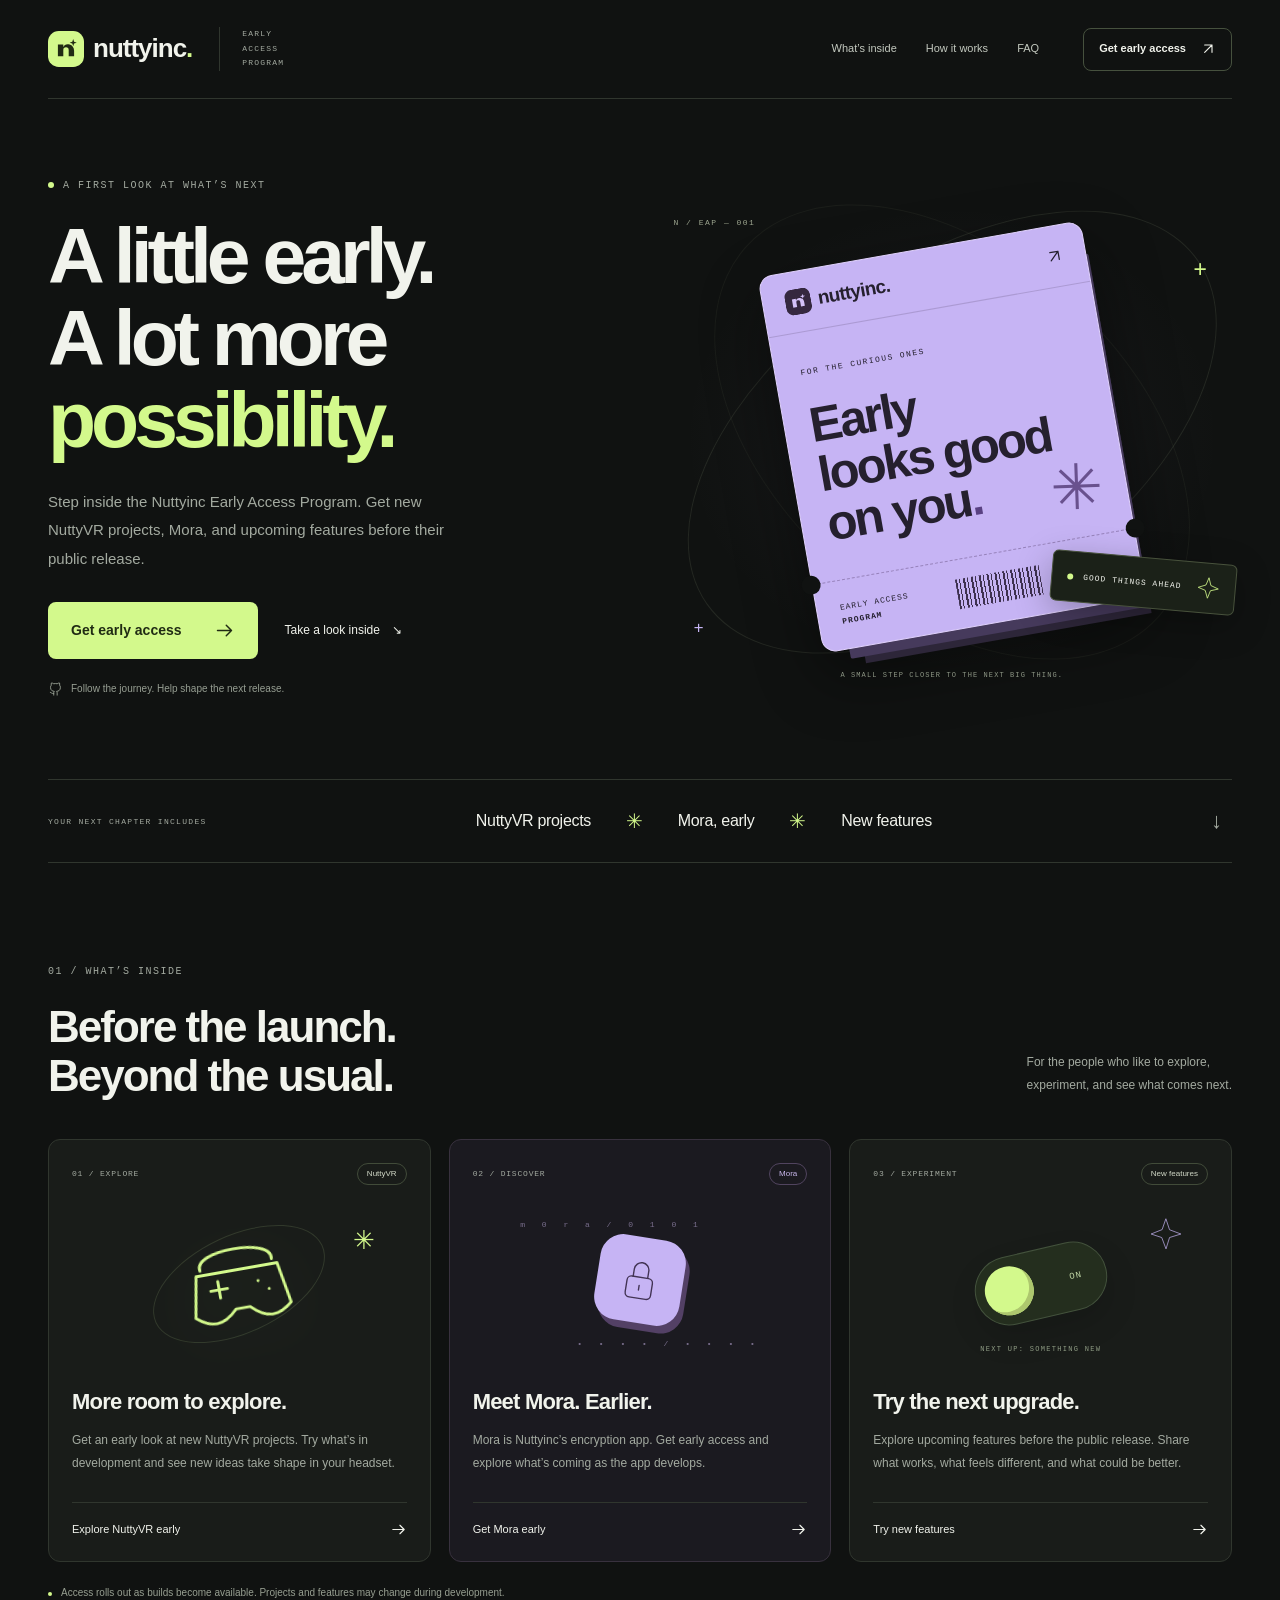
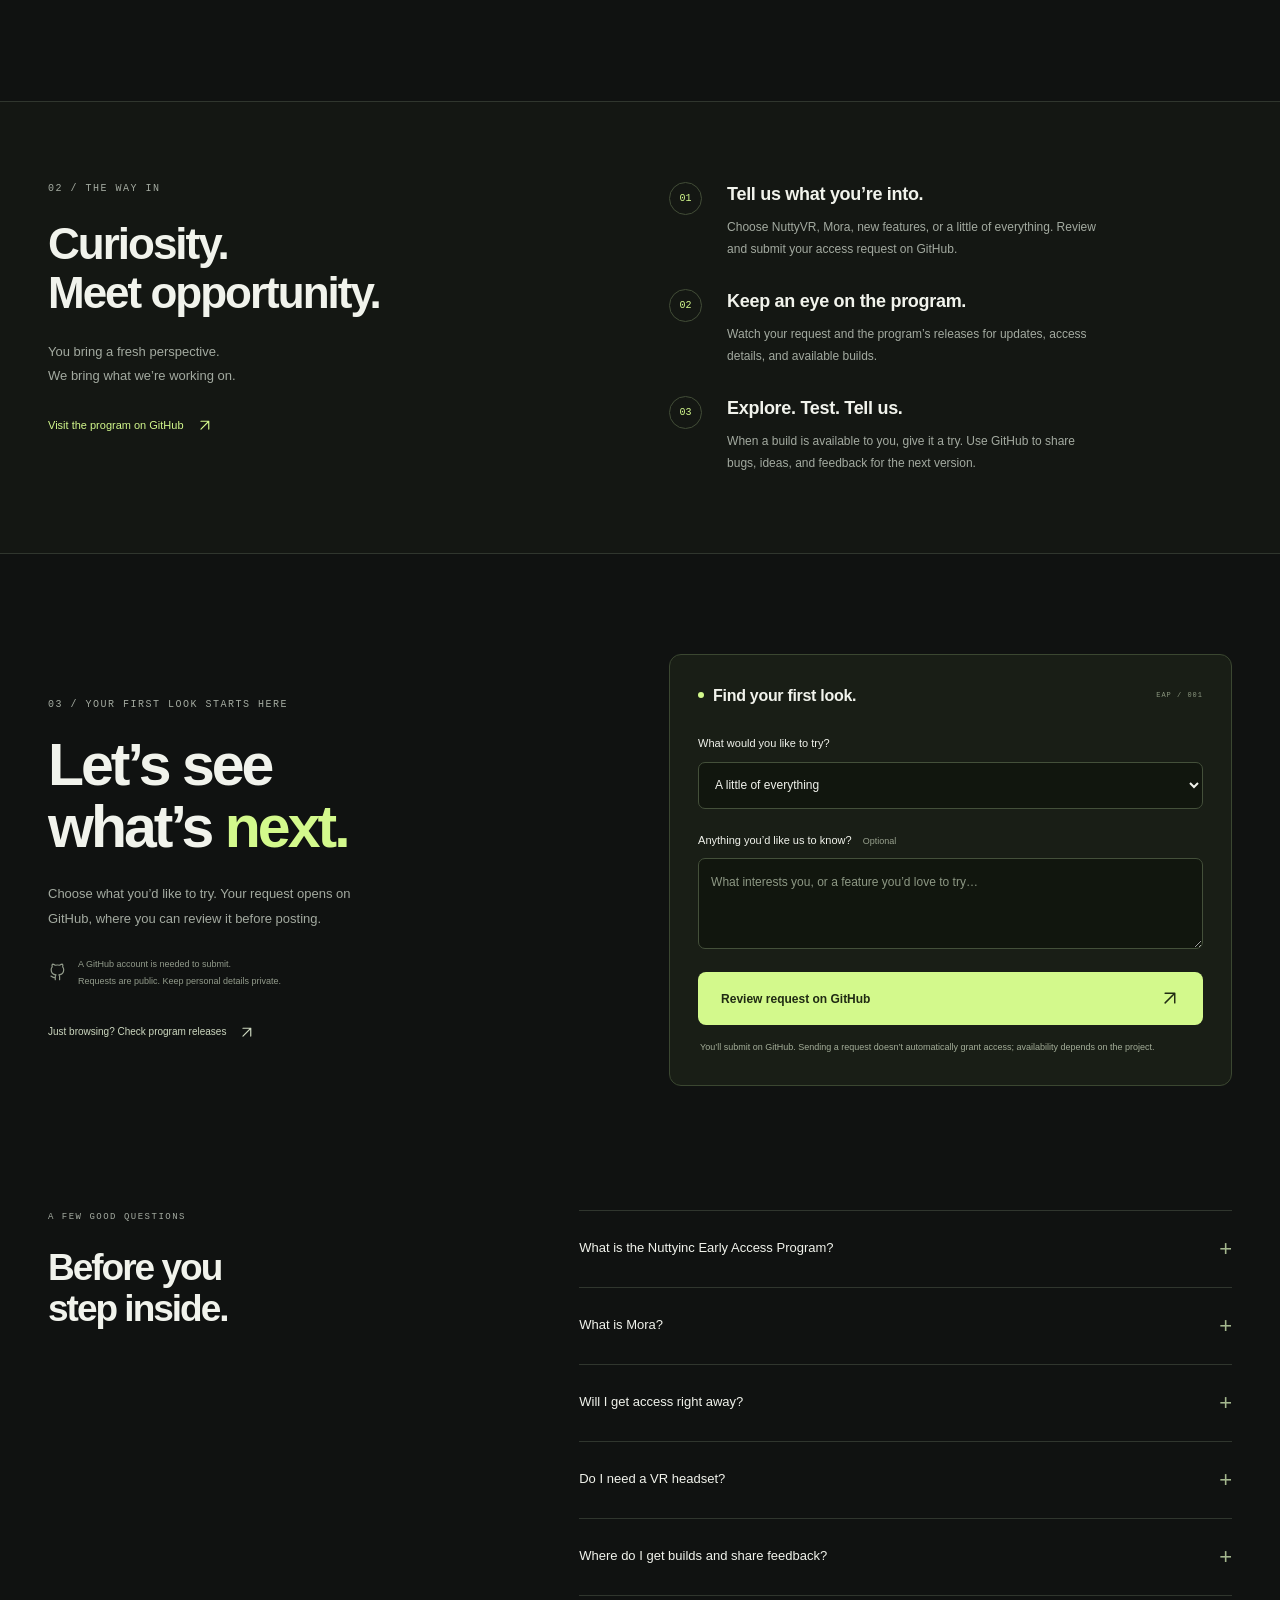
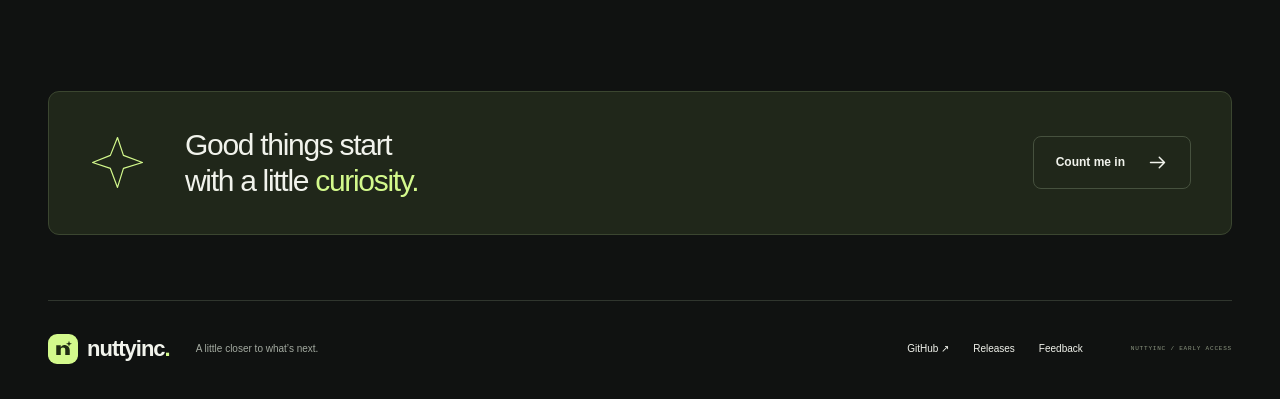
<file: index.html>
<!doctype html>
<html lang="en">
<head>
  <meta charset="utf-8">
  <meta name="viewport" content="width=device-width, initial-scale=1">
  <meta name="theme-color" content="#101211">
  <title>Nuttyinc Early Access Program</title>
  <meta name="description" content="Your first look at what’s next from Nuttyinc. Explore early NuttyVR projects, get Mora early, and try new features before their public release.">
  <meta property="og:title" content="Nuttyinc Early Access Program">
  <meta property="og:description" content="New NuttyVR projects. Mora, early. New features to explore. Get a little closer to what’s next.">
  <meta property="og:type" content="website">
  <meta property="og:url" content="https://nuttyinc578.github.io/nuttyinc-early-access-program/">
  <link rel="canonical" href="https://nuttyinc578.github.io/nuttyinc-early-access-program/">
  <link rel="icon" type="image/svg+xml" href="assets/mark.svg">
  <link rel="stylesheet" href="styles.css">
  <script src="app.js" defer></script>
</head>
<body>
  <a class="skip-link" href="#main">Skip to content</a>
  <svg class="svg-library" aria-hidden="true" xmlns="http://www.w3.org/2000/svg">
    <symbol id="arrow" viewBox="0 0 24 24"><path d="M4 12h16m-6-6 6 6-6 6"/></symbol>
    <symbol id="external" viewBox="0 0 24 24"><path d="M7 17 18 6M7 6h11v11"/></symbol>
    <symbol id="headset" viewBox="0 0 48 48"><path d="M9 16c-2-9 32-9 30 0M7 18h34l3 17c-6 5-11 5-17-1h-6c-6 6-11 6-17 1Z"/><path d="M12 25h7m-3.5-3.5v7M32 24h.01M36 28h.01"/></symbol>
    <symbol id="lock" viewBox="0 0 48 48"><rect x="10" y="21" width="28" height="23" rx="5"/><path d="M16 21v-8a8 8 0 0 1 16 0v8M24 30v5"/></symbol>
    <symbol id="spark" viewBox="0 0 48 48"><path d="m24 3 5 15 16 6-16 5-5 16-6-16-15-5 15-6Z"/></symbol>
    <symbol id="github" viewBox="0 0 24 24"><path d="M9 19c-4 1-4-2-6-2m12 5v-4a3.4 3.4 0 0 0-1-2.6c3.3-.4 6.7-1.6 6.7-7.2a5.5 5.5 0 0 0-1.5-3.8 5.1 5.1 0 0 0-.1-3.8S17.9.2 15 2a13 13 0 0 0-6 0C6.1.2 4.9.6 4.9.6a5.1 5.1 0 0 0-.1 3.8 5.5 5.5 0 0 0-1.5 3.8c0 5.6 3.4 6.8 6.7 7.2A3.4 3.4 0 0 0 9 18v4" transform="translate(1 1) scale(.91)"/></symbol>
    <symbol id="check" viewBox="0 0 24 24"><path d="m5 12 4 4L19 6"/></symbol>
  </svg>

  <header class="site-header wrap">
    <a class="brand" href="./" aria-label="Nuttyinc Early Access Program home"><img src="assets/mark.svg" width="36" height="36" alt=""><span>nuttyinc<span class="brand-dot">.</span></span></a>
    <span class="header-label">EARLY ACCESS PROGRAM</span>
    <nav class="main-nav" aria-label="Main navigation"><a href="#inside">What’s inside</a><a href="#how-it-works">How it works</a><a href="#questions">FAQ</a></nav>
    <a class="button button-small button-outline" href="#join">Get early access <svg class="icon" aria-hidden="true"><use href="#external"/></svg></a>
  </header>

  <main id="main">
    <section class="hero wrap" aria-labelledby="hero-title">
      <div class="hero-copy">
        <p class="eyebrow"><span class="status-dot"></span> A FIRST LOOK AT WHAT’S NEXT</p>
        <h1 id="hero-title">A little early.<br>A lot more<br><span class="lime">possibility.</span></h1>
        <p class="hero-description">Step inside the Nuttyinc Early Access Program. Get new NuttyVR projects, Mora, and upcoming features before their public release.</p>
        <div class="hero-actions"><a class="button button-primary" href="#join">Get early access <svg class="icon" aria-hidden="true"><use href="#arrow"/></svg></a><a class="text-link" href="#inside">Take a look inside <span aria-hidden="true">↘</span></a></div>
        <p class="hero-note"><svg class="icon" aria-hidden="true"><use href="#github"/></svg> Follow the journey. Help shape the next release.</p>
      </div>
      <div class="hero-art" aria-label="Illustrated Nuttyinc early access pass">
        <div class="orbit orbit-one" aria-hidden="true"></div><div class="orbit orbit-two" aria-hidden="true"></div>
        <span class="art-coordinate" aria-hidden="true">N / EAP — 001</span>
        <div class="access-pass">
          <div class="pass-top"><span><img src="assets/mark-dark.svg" width="26" height="26" alt=""> nuttyinc.</span><svg class="icon" aria-hidden="true"><use href="#external"/></svg></div>
          <div class="pass-main"><span class="pass-kicker">FOR THE CURIOUS ONES</span><p>Early<br>looks good<br>on you<span>.</span></p><div class="pass-emblem" aria-hidden="true">✳</div></div>
          <div class="pass-bottom"><span>EARLY ACCESS<br><b>PROGRAM</b></span><span class="barcode" aria-hidden="true"></span><span class="pass-number">N° 001</span></div>
        </div>
        <div class="floating-tag"><span class="status-dot"></span> GOOD THINGS AHEAD <svg class="icon" aria-hidden="true"><use href="#spark"/></svg></div>
        <span class="art-plus plus-one" aria-hidden="true">+</span><span class="art-plus plus-two" aria-hidden="true">+</span>
        <p class="art-caption">A SMALL STEP CLOSER TO THE NEXT BIG THING.</p>
      </div>
    </section>

    <div class="program-strip wrap"><span class="strip-label">YOUR NEXT CHAPTER INCLUDES</span><div><span>NuttyVR projects</span><span class="strip-star" aria-hidden="true">✳</span><span>Mora, early</span><span class="strip-star" aria-hidden="true">✳</span><span>New features</span></div><a href="#inside" aria-label="Explore program benefits">↓</a></div>

    <section class="section wrap" id="inside" aria-labelledby="inside-title">
      <div class="section-heading"><div><p class="eyebrow">01 / WHAT’S INSIDE</p><h2 id="inside-title">Before the launch.<br>Beyond the usual.</h2></div><p>For the people who like to explore,<br>experiment, and see what comes next.</p></div>
      <div class="project-grid">
        <article class="project-card vr-card"><div class="card-top"><span class="mono">01 / EXPLORE</span><span class="project-badge">NuttyVR</span></div><div class="project-art vr-art" aria-hidden="true"><div class="vr-ring"></div><svg><use href="#headset"/></svg><span class="tiny-star">✳</span></div><h3>More room to explore.</h3><p>Get an early look at new NuttyVR projects. Try what’s in development and see new ideas take shape in your headset.</p><a class="card-link" href="#join" data-interest-link="NuttyVR projects">Explore NuttyVR early <svg class="icon" aria-hidden="true"><use href="#arrow"/></svg></a></article>
        <article class="project-card mora-card"><div class="card-top"><span class="mono">02 / DISCOVER</span><span class="project-badge">Mora</span></div><div class="project-art mora-art" aria-hidden="true"><div class="encryption-line">m 0 r a / 0 1 0 1</div><div class="lock-tile"><svg><use href="#lock"/></svg></div><div class="encryption-line">• • • • / • • • •</div></div><h3>Meet Mora. Earlier.</h3><p>Mora is Nuttyinc’s encryption app. Get early access and explore what’s coming as the app develops.</p><a class="card-link" href="#join" data-interest-link="Mora encryption app">Get Mora early <svg class="icon" aria-hidden="true"><use href="#arrow"/></svg></a></article>
        <article class="project-card features-card"><div class="card-top"><span class="mono">03 / EXPERIMENT</span><span class="project-badge">New features</span></div><div class="project-art feature-art" aria-hidden="true"><div class="feature-slider"><span></span><b>ON</b></div><svg class="feature-spark"><use href="#spark"/></svg><span class="feature-label">NEXT UP: SOMETHING NEW</span></div><h3>Try the next upgrade.</h3><p>Explore upcoming features before the public release. Share what works, what feels different, and what could be better.</p><a class="card-link" href="#join" data-interest-link="Upcoming features">Try new features <svg class="icon" aria-hidden="true"><use href="#arrow"/></svg></a></article>
      </div>
      <p class="availability-note"><span class="status-dot"></span> Access rolls out as builds become available. Projects and features may change during development.</p>
    </section>

    <section class="how-section" id="how-it-works" aria-labelledby="how-title"><div class="wrap how-layout"><div class="how-intro"><p class="eyebrow">02 / THE WAY IN</p><h2 id="how-title">Curiosity.<br>Meet opportunity.</h2><p>You bring a fresh perspective.<br>We bring what we’re working on.</p><a class="text-link" href="https://github.com/nuttyinc578/nuttyinc-early-access-program">Visit the program on GitHub <svg class="icon" aria-hidden="true"><use href="#external"/></svg></a></div><ol class="steps"><li><span class="step-number">01</span><div><h3>Tell us what you’re into.</h3><p>Choose NuttyVR, Mora, new features, or a little of everything. Review and submit your access request on GitHub.</p></div></li><li><span class="step-number">02</span><div><h3>Keep an eye on the program.</h3><p>Watch your request and the program’s releases for updates, access details, and available builds.</p></div></li><li><span class="step-number">03</span><div><h3>Explore. Test. Tell us.</h3><p>When a build is available to you, give it a try. Use GitHub to share bugs, ideas, and feedback for the next version.</p></div></li></ol></div></section>

    <section class="section wrap join-section" id="join" aria-labelledby="join-title"><div class="join-copy"><p class="eyebrow">03 / YOUR FIRST LOOK STARTS HERE</p><h2 id="join-title">Let’s see<br>what’s <span class="lime">next.</span></h2><p>Choose what you’d like to try. Your request opens on GitHub, where you can review it before posting.</p><div class="join-detail"><svg class="icon" aria-hidden="true"><use href="#github"/></svg><span>A GitHub account is needed to submit.<br>Requests are public. Keep personal details private.</span></div><a class="text-link release-link" href="https://github.com/nuttyinc578/nuttyinc-early-access-program/releases">Just browsing? Check program releases <svg class="icon" aria-hidden="true"><use href="#external"/></svg></a></div>
      <form class="access-form" id="access-form" action="https://github.com/nuttyinc578/nuttyinc-early-access-program/issues/new" method="get">
        <div class="form-heading"><span class="status-dot"></span><h3>Find your first look.</h3><span class="mono">EAP / 001</span></div>
        <input type="hidden" name="title" value="Early access request">
        <input type="hidden" name="template" value="early-access.yml">
        <label for="interest">What would you like to try?</label><select id="interest" name="interest"><option value="A little of everything">A little of everything</option><option value="NuttyVR projects">NuttyVR projects</option><option value="Mora encryption app">Mora encryption app</option><option value="Upcoming features">Upcoming features</option></select>
        <label for="request-note">Anything you’d like us to know? <span>Optional</span></label><textarea id="request-note" name="notes" rows="3" maxlength="600" placeholder="What interests you, or a feature you’d love to try…"></textarea>
        <button class="button button-primary" type="submit">Review request on GitHub <svg class="icon" aria-hidden="true"><use href="#external"/></svg></button>
        <p class="form-note">You’ll submit on GitHub. Sending a request doesn’t automatically grant access; availability depends on the project.</p>
        <noscript><p class="form-note">Your selections will be filled into the GitHub request form. Review and complete the required fields there.</p></noscript>
      </form>
    </section>

    <section class="faq-section wrap" id="questions" aria-labelledby="faq-title"><div><p class="eyebrow">A FEW GOOD QUESTIONS</p><h2 id="faq-title">Before you<br>step inside.</h2></div><div class="faq-list"><details><summary>What is the Nuttyinc Early Access Program?<span aria-hidden="true">+</span></summary><p>It’s a way to get early access to new NuttyVR projects, Mora, and upcoming features as development builds become available. You can try what’s next and share feedback before the public release.</p></details><details><summary>What is Mora?<span aria-hidden="true">+</span></summary><p>Mora is an encryption app from Nuttyinc. The program offers an early look at the app as it develops. Features and release details will be shared with available builds.</p></details><details><summary>Will I get access right away?<span aria-hidden="true">+</span></summary><p>Access depends on which projects and builds are ready. Submitting a request lets Nuttyinc know what you’re interested in; it doesn’t automatically unlock a download or guarantee a release date.</p></details><details><summary>Do I need a VR headset?<span aria-hidden="true">+</span></summary><p>You’ll need a compatible headset to test NuttyVR projects. Mora and other features may have different requirements. Check the instructions for each build before installing it.</p></details><details><summary>Where do I get builds and share feedback?<span aria-hidden="true">+</span></summary><p>Check the <a href="https://github.com/nuttyinc578/nuttyinc-early-access-program/releases">program’s releases</a> and your access request for updates and instructions. Share bugs and ideas through <a href="https://github.com/nuttyinc578/nuttyinc-early-access-program/issues/new?template=feedback.yml">GitHub feedback</a>. Include the project, version, and what you experienced.</p></details></div></section>

    <div class="closing wrap"><svg aria-hidden="true"><use href="#spark"/></svg><p>Good things start<br>with a little <span>curiosity.</span></p><a class="button button-outline" href="#join">Count me in <svg class="icon" aria-hidden="true"><use href="#arrow"/></svg></a></div>
  </main>
  <footer class="site-footer wrap"><a class="brand" href="./"><img src="assets/mark.svg" width="30" height="30" alt=""><span>nuttyinc<span class="brand-dot">.</span></span></a><p>A little closer to what’s next.</p><nav aria-label="Program links"><a href="https://github.com/nuttyinc578/nuttyinc-early-access-program">GitHub <span aria-hidden="true">↗</span></a><a href="https://github.com/nuttyinc578/nuttyinc-early-access-program/releases">Releases</a><a href="https://github.com/nuttyinc578/nuttyinc-early-access-program/issues/new?template=feedback.yml">Feedback</a></nav><span class="footer-credit">NUTTYINC / EARLY ACCESS</span></footer>
</body>
</html>
</file>
<file: styles.css>
@charset "UTF-8";
:root{color-scheme:dark;--bg:#101211;--panel:#191c19;--text:#f1f3ec;--muted:#a3aaa0;--lime:#d3f98c;--lavender:#c6b4f4;--line:#30362e;--font:"Avenir Next","Segoe UI",Arial,sans-serif;--mono:ui-monospace,SFMono-Regular,Consolas,monospace}
*{box-sizing:border-box}html{scroll-behavior:smooth;scroll-padding-top:28px}body{margin:0;background:var(--bg);color:var(--text);font-family:var(--font);font-size:16px;line-height:1.6;-webkit-font-smoothing:antialiased}a{color:inherit;text-decoration:none}button,input,select,textarea{font:inherit}a,button,summary,select{-webkit-tap-highlight-color:transparent;touch-action:manipulation}a:focus-visible,button:focus-visible,input:focus-visible,select:focus-visible,textarea:focus-visible,summary:focus-visible{outline:3px solid var(--lime);outline-offset:5px}button{cursor:pointer}svg{fill:none;stroke:currentColor;stroke-width:1.65;stroke-linecap:round;stroke-linejoin:round}.svg-library{position:absolute;width:0;height:0;overflow:hidden}.icon{width:21px;height:21px;flex-shrink:0;vertical-align:middle}.wrap{width:min(1240px,calc(100% - 96px));margin-inline:auto}.skip-link{position:absolute;left:20px;top:-90px;background:var(--lime);color:var(--bg);padding:12px 20px;z-index:10;border-radius:8px}.skip-link:focus{top:12px}.lime{color:var(--lime)}.mono,.eyebrow{font-family:var(--mono)}.status-dot{width:6px;height:6px;background:var(--lime);border-radius:50%;display:inline-block;flex-shrink:0}.eyebrow{font-size:10px;letter-spacing:1.5px;line-height:1.7;color:var(--muted);display:flex;align-items:center;gap:9px;margin:0 0 22px}.button{display:inline-flex;align-items:center;justify-content:center;gap:22px;min-height:57px;padding:15px 22px;border:1px solid transparent;border-radius:8px;line-height:1.4;font-size:14px;font-weight:600;transition:background .18s,transform .18s}.button:hover{transform:translateY(-2px)}.button-primary{color:#202b13;background:var(--lime)}.button-primary:hover{background:#e1ffad}.button-outline{border-color:#46513e;background:transparent}.button-outline:hover{background:#20281c;border-color:#7e9368}.button-small{min-height:43px;font-size:11px;padding:11px 15px;gap:14px}.button-small .icon{width:16px;height:16px}.text-link{font-size:12px;display:inline-flex;align-items:center;gap:12px}.text-link:hover{color:var(--lime)}.text-link .icon{width:17px;height:17px}
.site-header{min-height:99px;display:flex;gap:27px;align-items:center;border-bottom:1px solid var(--line)}.brand{display:inline-flex;align-items:center;gap:9px;font-size:26px;font-weight:750;letter-spacing:-1px;white-space:nowrap}.brand img{flex-shrink:0}.brand-dot{color:var(--lime)}.header-label{font:8px var(--mono);letter-spacing:1.2px;max-width:92px;padding-left:22px;line-height:1.8;border-left:1px solid var(--line);color:var(--muted)}.main-nav{display:flex;gap:29px;margin-left:auto;font-size:11px;color:#c3c9bf}.main-nav a:hover{color:var(--lime)}.site-header>.button{margin-left:17px}
.hero{display:grid;grid-template-columns:1.05fr 1fr;align-items:center;gap:35px;min-height:680px;padding-block:77px 81px}.hero-copy{position:relative;z-index:1}.hero h1{font-size:clamp(58px,6.15vw,86px);line-height:1.04;letter-spacing:-5px;font-weight:600;margin:0 0 26px}.hero-description{max-width:405px;font-size:15px;line-height:1.9;color:var(--muted);margin:0 0 29px}.hero-actions{display:flex;align-items:center;gap:27px}.hero-actions .button .icon{margin-left:10px}.hero-note{display:flex;align-items:center;gap:8px;font-size:10px;color:#969e92;margin:22px 0 0}.hero-note .icon{width:15px;height:15px}.hero-art{position:relative;display:flex;align-items:center;justify-content:center;min-height:485px;isolation:isolate;min-width:0}.hero-art:before{content:"";position:absolute;width:100%;height:100%;z-index:-2;background:radial-gradient(ellipse,#a597c312,transparent 68%)}.orbit{border:1px solid #757f6633;position:absolute;left:50%;top:49%;width:107%;height:70%;border-radius:50%;pointer-events:none;z-index:-1}.orbit-one{transform:translate(-50%,-50%) rotate(-35deg)}.orbit-two{transform:translate(-50%,-50%) rotate(42deg);width:99%;height:73%;border-color:#757f661a}.access-pass{width:328px;background:var(--lavender);color:#25202e;border:1px solid #e0d1fc;border-radius:14px;transform:rotate(-10deg);box-shadow:14px 22px 0 -12px #463a5c,21px 36px 0 -19px #2d2639,0 25px 65px #0007;position:relative}.pass-top{height:61px;padding:16px 22px;display:flex;align-items:center;justify-content:space-between;border-bottom:1px solid #41335333}.pass-top>span{display:flex;align-items:center;gap:7px;font-size:19px;font-weight:700;letter-spacing:-.7px}.pass-top>.icon{width:18px;height:18px}.pass-main{padding:24px 25px 31px;position:relative}.pass-kicker{font:8px var(--mono);letter-spacing:1.5px}.pass-main p{font-size:49px;letter-spacing:-2.6px;font-weight:600;line-height:1.02;margin:19px 0 0}.pass-main p>span{color:#594182}.pass-emblem{position:absolute;right:22px;bottom:18px;font-size:63px;line-height:1;font-weight:400;transform:rotate(8deg);color:#69518e}.pass-bottom{padding:19px 23px;display:flex;align-items:center;justify-content:space-between;border-top:1px dashed #6f598b8a;font:8px var(--mono);letter-spacing:1px;position:relative;line-height:1.7}.pass-bottom:before,.pass-bottom:after{content:"";position:absolute;top:-10px;width:19px;height:19px;background:var(--bg);border-radius:50%}.pass-bottom:before{left:-11px}.pass-bottom:after{right:-11px}.pass-bottom b{font-weight:600}.barcode{width:85px;height:30px;background:repeating-linear-gradient(90deg,#3e3150 0px,#3e3150 2px,transparent 2px,transparent 4px,#3e3150 4px,#3e3150 5px,transparent 5px,transparent 8px)}.pass-number{font-size:8px;letter-spacing:0}.art-coordinate{position:absolute;left:2px;top:23px;font:8px var(--mono);color:#9ca58f;letter-spacing:1.5px}.floating-tag{position:absolute;right:-4px;bottom:72px;border:1px solid #48523c;padding:13px 15px;background:#1b2118;box-shadow:0 10px 35px #0004;border-radius:6px;display:flex;align-items:center;gap:10px;font:8px var(--mono);letter-spacing:1px;transform:rotate(5deg)}.floating-tag .icon{width:23px;height:23px;color:var(--lime);margin-left:5px}.art-plus{position:absolute;font:23px var(--mono);color:var(--lime)}.plus-one{top:63px;right:25px}.plus-two{bottom:42px;left:22px;font-size:17px;color:var(--lavender)}.art-caption{position:absolute;bottom:-6px;left:0;right:0;text-align:center;font:7px var(--mono);letter-spacing:1.1px;color:#8d9685}
.program-strip{display:flex;align-items:center;gap:25px;border-block:1px solid var(--line);min-height:84px}.strip-label{font:8px var(--mono);letter-spacing:1.3px;color:var(--muted);margin-right:auto}.program-strip>div{display:flex;align-items:center;gap:35px;font-size:16px;letter-spacing:-.3px}.strip-star{color:var(--lime);font-size:20px;font-weight:400}.program-strip>a{margin-left:auto;font-size:22px;font-weight:400;color:var(--muted);padding:10px}.program-strip>a:hover{color:var(--lime)}.section{padding-block:100px}.section-heading{display:flex;align-items:flex-end;justify-content:space-between;margin-bottom:38px;gap:30px}h2{font-size:44px;line-height:1.12;letter-spacing:-2px;font-weight:550;margin:0}.section-heading>p{color:var(--muted);font-size:12px;line-height:1.9;margin:0 0 4px;max-width:280px}.project-grid{display:grid;grid-template-columns:repeat(3,minmax(0,1fr));gap:18px}.project-card{border:1px solid var(--line);background:var(--panel);border-radius:12px;padding:23px;display:flex;flex-direction:column;overflow:hidden;min-width:0;transition:border-color .2s}.project-card:hover{border-color:#667453}.card-top{display:flex;justify-content:space-between;gap:10px;align-items:center}.card-top .mono{font-size:8px;letter-spacing:.8px;color:var(--muted)}.project-badge{font-size:8px;border:1px solid #414b39;color:#d1d8c7;padding:4px 9px;border-radius:50px;white-space:nowrap}.project-art{height:181px;display:flex;align-items:center;justify-content:center;position:relative;margin:8px 0 14px}.vr-art>svg{width:116px;height:116px;color:var(--lime);transform:rotate(-10deg);filter:drop-shadow(0 12px 25px #b2e1761c);stroke-width:1.2}.vr-ring{position:absolute;width:184px;height:98px;border:1px solid #9bb47d30;transform:rotate(-25deg);border-radius:50%}.tiny-star{position:absolute;right:32px;top:27px;color:var(--lime);font-size:26px}.project-card h3{font-size:22px;font-weight:550;letter-spacing:-.8px;line-height:1.3;margin:0 0 12px}.project-card>p{color:var(--muted);font-size:12px;line-height:1.9;margin:0 0 27px}.card-link{display:flex;align-items:center;justify-content:space-between;border-top:1px solid var(--line);padding-top:18px;margin-top:auto;font-size:11px}.card-link:hover{color:var(--lime)}.card-link .icon{width:17px;height:17px}.mora-card{background:#1b1a20;border-color:#38313e}.mora-card .project-badge{border-color:#51445f;color:#c9b7ec}.mora-art{flex-direction:column;gap:8px}.lock-tile{width:86px;height:86px;background:#c6b4f4;color:#423354;border-radius:23px;display:grid;place-items:center;transform:rotate(9deg);box-shadow:5px 7px 0 #534065}.lock-tile svg{width:44px;height:44px;stroke-width:1.5}.encryption-line{font:8px var(--mono);letter-spacing:6px;color:#796e8c}.mora-art .encryption-line:first-child{transform:translateX(-28px)}.mora-art .encryption-line:last-child{transform:translateX(29px);margin-top:8px}.feature-slider{width:134px;height:69px;border:1px solid #43523c;border-radius:60px;background:#242e1e;display:flex;align-items:center;padding:9px;justify-content:space-between;transform:rotate(-13deg);box-shadow:0 14px 30px #0002}.feature-slider span{height:49px;width:49px;border-radius:50%;background:var(--lime);box-shadow:inset -4px -4px 0 #adc76e}.feature-slider b{font:9px var(--mono);color:#c0d6a5;letter-spacing:1px;margin-right:15px}.feature-art>.feature-spark{position:absolute;right:25px;top:24px;color:var(--lavender);width:34px;height:34px;stroke-width:1}.feature-label{font:7px var(--mono);position:absolute;bottom:21px;letter-spacing:1.3px;color:#8f9c84}.availability-note{display:flex;gap:9px;align-items:baseline;font-size:10px;color:#979f91;margin:23px 0 0}.availability-note .status-dot{width:4px;height:4px}
.how-section{border-block:1px solid var(--line);background:#141713;padding-block:78px}.how-layout{display:grid;grid-template-columns:1fr 1.05fr;gap:85px}.how-intro>p:not(.eyebrow){color:var(--muted);font-size:13px;line-height:1.9;margin:22px 0}.how-intro .text-link{font-size:11px;color:var(--lime)}.steps{list-style:none;padding:0;margin:0;display:grid;gap:27px}.steps li{display:flex;gap:25px;align-items:flex-start}.step-number{font:10px var(--mono);color:var(--lime);display:grid;place-items:center;border:1px solid #424d37;border-radius:50%;width:33px;height:33px;flex-shrink:0;margin-top:2px}.steps h3{font-size:18px;font-weight:550;letter-spacing:-.3px;margin:0 0 7px}.steps p{font-size:12px;line-height:1.85;color:var(--muted);margin:0;max-width:370px}
.join-section{display:grid;grid-template-columns:1fr 1.05fr;gap:85px;align-items:center}.join-copy h2{font-size:59px;letter-spacing:-3px;line-height:1.05}.join-copy>p:not(.eyebrow){font-size:13px;line-height:1.9;color:var(--muted);max-width:320px;margin:23px 0}.join-detail{display:flex;align-items:center;gap:11px;font-size:9px;line-height:1.9;color:#929b8b;margin:24px 0}.join-detail .icon{width:19px;height:19px}.release-link{font-size:10px;color:#ccd7bf;margin-top:10px}.access-form{padding:28px;background:#191e16;border:1px solid #3b4731;border-radius:12px}.form-heading{display:flex;align-items:center;gap:9px;margin-bottom:27px}.form-heading h3{font-size:16px;font-weight:550;letter-spacing:-.3px;margin:0}.form-heading>.mono{margin-left:auto;font-size:7px;color:#8b977f;letter-spacing:1px}.access-form label{display:block;font-size:11px;margin:0 0 9px}.access-form label>span{color:#98a18e;font-size:9px;margin-left:8px}.access-form select,.access-form textarea{width:100%;border:1px solid #44503a;background:#11160e;border-radius:7px;color:var(--text);font-size:12px;padding:13px 12px;min-height:47px;margin-bottom:23px}.access-form select{padding-right:6px}.access-form textarea{display:block;resize:vertical;min-height:91px;line-height:1.7;max-height:300px}.access-form textarea::placeholder{color:#8d9884}.access-form .button{width:100%;justify-content:space-between;font-size:12px;min-height:52px}.form-note{font-size:9px;line-height:1.9;color:#a3ad98;margin:14px 2px 0}
.faq-section{display:grid;grid-template-columns:1fr 1.4fr;gap:65px;padding:24px 0 95px}.faq-section h2{font-size:37px}.faq-section .eyebrow{font-size:9px}.faq-list{border-top:1px solid var(--line)}.faq-list details{border-bottom:1px solid var(--line)}.faq-list summary{cursor:pointer;display:flex;align-items:center;justify-content:space-between;gap:20px;min-height:76px;padding:18px 0;font-size:13px;list-style:none}.faq-list summary::-webkit-details-marker{display:none}.faq-list summary>span{font-size:22px;color:#a4b78e;font-weight:300;transition:transform .18s}.faq-list details[open] summary>span{transform:rotate(45deg)}.faq-list details p{font-size:12px;line-height:1.9;margin:0 30px 23px 0;color:var(--muted)}.faq-list details a{text-decoration:underline;text-underline-offset:3px;color:#d3dfc7}.closing{display:flex;align-items:center;gap:25px;background:#20271a;border:1px solid #3b4630;border-radius:11px;padding:35px 40px}.closing>svg{width:57px;height:57px;stroke-width:1;color:var(--lime);margin-right:14px}.closing>p{font-size:30px;letter-spacing:-1.3px;line-height:1.2;margin:0}.closing>p span{color:var(--lime)}.closing>.button{margin-left:auto;font-size:12px;min-height:50px}.site-footer{display:flex;align-items:center;gap:26px;margin-top:65px;padding-block:30px 32px;border-top:1px solid var(--line)}.site-footer .brand{font-size:22px}.site-footer>p{font-size:10px;color:var(--muted)}.site-footer nav{display:flex;gap:24px;font-size:10px;margin-left:auto}.site-footer nav a:hover{color:var(--lime)}.footer-credit{font:6px var(--mono);color:#8d9782;letter-spacing:.8px;margin-left:22px}.error-page{min-height:100svh;display:grid;place-content:center;text-align:center;padding:30px}.error-page h1{font-size:clamp(80px,16vw,180px);line-height:1;margin:10px 0;color:var(--lavender);letter-spacing:-6px}.error-page p{color:var(--muted)}.error-page .button{justify-self:center;margin-top:15px}
@media(min-width:1450px){.hero{min-height:748px}.hero h1{font-size:91px}.hero-art{min-height:530px}.access-pass{width:350px}.pass-main p{font-size:54px}.pass-main{padding-bottom:39px}.art-caption{bottom:0}}
@media(max-width:1100px){.wrap{width:calc(100% - 64px)}.header-label{display:none}.hero{gap:20px;min-height:620px;padding-block:65px}.hero h1{font-size:clamp(56px,6.5vw,76px);letter-spacing:-3.8px}.hero-description{font-size:14px;max-width:350px}.hero-actions{gap:20px}.hero-actions .text-link{font-size:10px;gap:8px}.hero-actions .button{font-size:12px;padding-inline:17px;gap:15px}.hero-art{min-height:445px}.access-pass{width:280px}.pass-main p{font-size:43px}.pass-top{height:56px}.pass-main{padding:22px 22px 28px}.pass-emblem{font-size:50px;right:16px}.pass-bottom{padding:17px 20px}.barcode{width:65px}.art-coordinate{font-size:7px;left:12px;top:18px}.floating-tag{font-size:7px;right:-5px;bottom:62px;padding:10px}.floating-tag .icon{width:20px;height:20px}.program-strip>div{gap:24px;font-size:14px}.strip-label{font-size:7px;letter-spacing:1px}.section{padding-block:80px}.project-card{padding:20px}.project-grid{gap:14px}.project-card h3{font-size:19px}.project-card>p{font-size:11px}.project-art{height:160px}.card-top .mono{font-size:7px}.project-badge{font-size:7px;padding:3px 7px}.card-link{font-size:10px}.tiny-star{right:10px}.feature-art>.feature-spark{right:10px}.how-layout,.join-section{gap:55px}.faq-section{gap:45px}.footer-credit{display:none}.site-footer{gap:20px}}
@media(max-width:800px){.main-nav{gap:22px}.site-header>.button{margin-left:auto}.site-header{gap:20px}.hero{grid-template-columns:1fr;gap:15px;padding-block:55px 40px}.hero-copy{max-width:620px}.hero h1{font-size:clamp(65px,10vw,85px);letter-spacing:-4px}.hero-description{max-width:470px;font-size:15px}.hero-actions .button{font-size:14px;padding-inline:22px}.hero-actions .text-link{font-size:12px}.hero-art{width:min(100%,510px);min-height:470px;margin:5px auto 0}.access-pass{width:310px}.pass-main p{font-size:48px}.pass-main{padding:25px 25px 32px}.floating-tag{right:0;bottom:71px}.art-coordinate{left:20px;top:32px}.art-caption{bottom:0}.orbit{width:95%}.program-strip{flex-wrap:wrap;gap:6px;min-height:100px;padding-block:15px}.strip-label{width:100%;font-size:8px}.program-strip>div{gap:24px;font-size:15px}.program-strip>a{padding:5px}.section-heading>p{font-size:11px}h2{font-size:38px}.project-grid{grid-template-columns:1fr}.project-card{display:grid;grid-template-columns:160px 1fr;column-gap:25px;padding:25px}.card-top{grid-column:2}.project-art{grid-column:1;grid-row:1/5;align-self:center;margin:0;height:175px}.project-card h3{grid-column:2;font-size:25px;margin-top:19px}.project-card>p{grid-column:2;font-size:12px;margin-bottom:20px}.card-link{grid-column:2;font-size:11px}.card-top .mono{font-size:8px}.project-badge{font-size:8px}.how-layout,.join-section{gap:35px}.how-intro h2{font-size:35px}.steps li{gap:16px}.steps h3{font-size:16px}.steps p{font-size:11px}.how-section{padding-block:65px}.join-copy h2{font-size:51px}.access-form{padding:23px}.form-heading h3{font-size:14px}.form-heading>.mono{display:none}.join-detail{font-size:8px}.release-link{font-size:9px}.faq-section{grid-template-columns:.8fr 1.2fr;gap:35px;padding-bottom:70px}.faq-section h2{font-size:33px}.faq-list summary{font-size:12px}.closing{padding:30px}.closing>p{font-size:26px}.closing>svg{width:42px;height:42px;margin-right:0}.site-footer>p{display:none}}
@media(max-width:600px){.wrap{width:calc(100% - 38px)}html{scroll-padding-top:20px}.site-header{min-height:83px;gap:12px}.brand{font-size:24px;gap:8px}.brand img{width:32px;height:32px}.main-nav{display:none}.button-small{font-size:10px;padding:10px 12px;gap:10px;min-height:41px}.hero{padding-top:44px;gap:22px}.eyebrow{font-size:8px;letter-spacing:1.2px;margin-bottom:22px}.hero h1{font-size:clamp(52px,12.6vw,74px);letter-spacing:-3.4px;margin-bottom:23px}.hero-description{font-size:13px;line-height:1.9;max-width:370px;margin-bottom:24px}.hero-actions{gap:20px}.hero-actions .button{font-size:12px;padding-inline:18px;min-height:54px;gap:13px}.hero-actions .button .icon{margin-left:0;width:18px;height:18px}.hero-actions .text-link{font-size:10px;gap:8px}.hero-note{font-size:8px;gap:6px;margin-top:20px}.hero-note .icon{width:13px;height:13px}.hero-art{min-height:431px;width:100%;margin-top:0}.access-pass{width:268px;border-radius:12px;transform:rotate(-8deg)}.pass-top{height:52px;padding-inline:19px}.pass-top>span{font-size:17px}.pass-top>span img{width:23px;height:23px}.pass-main{padding:20px 22px 28px}.pass-main p{font-size:42px;letter-spacing:-2px}.pass-kicker{font-size:7px}.pass-emblem{font-size:48px;right:18px;bottom:15px}.pass-bottom{padding:15px 19px;font-size:7px}.pass-number{font-size:7px}.barcode{height:26px;width:66px}.floating-tag{right:-3px;bottom:57px;padding:9px 10px;font-size:6px;gap:7px}.floating-tag .icon{width:18px;height:18px}.art-coordinate{font-size:6px;left:5px;top:20px}.plus-one{top:37px;right:10px;font-size:19px}.plus-two{left:3px;bottom:40px;font-size:15px}.art-caption{font-size:6px;letter-spacing:1px;bottom:-1px}.orbit{width:100%;height:65%}.orbit-two{width:95%;height:69%}.program-strip{padding-block:18px;min-height:104px;gap:12px}.strip-label{font-size:7px;letter-spacing:1.1px}.program-strip>div{gap:12px;font-size:12px}.strip-star{font-size:14px}.program-strip>a{font-size:18px;padding:0}.section{padding-block:62px}.section-heading{display:block;margin-bottom:27px}.section-heading>p{font-size:12px;margin-top:20px}.section-heading>p br{display:none}h2{font-size:36px;letter-spacing:-1.6px}.project-grid{gap:16px}.project-card{display:flex;padding:23px}.card-top .mono{font-size:8px}.project-badge{font-size:8px;padding:4px 9px}.project-art{width:100%;height:176px;margin:6px 0 15px}.project-card h3{font-size:25px;margin:0 0 12px}.project-card>p{font-size:12px;margin:0 0 25px}.card-link{font-size:12px}.vr-art>svg{width:120px;height:120px}.tiny-star{right:calc(50% - 100px)}.feature-art>.feature-spark{right:calc(50% - 100px)}.availability-note{font-size:9px;line-height:1.9;margin-top:19px}.how-section{padding-block:57px}.how-layout{grid-template-columns:1fr;gap:34px}.how-intro h2{font-size:36px}.how-intro>p:not(.eyebrow){font-size:12px;margin-block:20px}.how-intro .text-link{font-size:11px}.steps{gap:27px}.steps li{gap:17px}.steps h3{font-size:17px}.steps p{font-size:12px;max-width:none}.step-number{width:31px;height:31px;font-size:9px}.join-section{grid-template-columns:1fr;gap:30px}.join-copy h2{font-size:53px;letter-spacing:-2.6px}.join-copy>p:not(.eyebrow){font-size:13px;max-width:360px;margin-block:20px}.join-detail{font-size:9px;margin-block:20px}.release-link{font-size:10px;margin-top:0}.access-form{padding:23px}.form-heading{margin-bottom:25px}.form-heading h3{font-size:16px}.form-heading>.mono{display:block;font-size:6px}.access-form label{font-size:11px}.access-form select,.access-form textarea{font-size:16px;padding:12px;margin-bottom:23px}.access-form textarea{font-size:13px;min-height:100px}.access-form .button{font-size:12px;min-height:53px}.form-note{font-size:9px}.faq-section{grid-template-columns:1fr;gap:27px;padding-top:0;padding-bottom:57px}.faq-section h2{font-size:35px}.faq-section .eyebrow{font-size:8px}.faq-list summary{font-size:13px;min-height:76px}.faq-list details p{font-size:12px;margin-right:5px}.closing{display:grid;grid-template-columns:34px 1fr;gap:20px;padding:27px 23px}.closing>svg{width:32px;height:32px}.closing>p{font-size:27px}.closing>.button{grid-column:1/3;margin:0;justify-content:space-between;font-size:12px;min-height:49px}.site-footer{flex-wrap:wrap;gap:22px 10px;margin-top:45px;padding-top:25px}.site-footer .brand{font-size:22px}.site-footer nav{gap:16px;font-size:9px}.footer-credit{display:block;width:100%;margin-left:0;font-size:6px;letter-spacing:1px}}
@media(max-width:360px){.hero-actions{gap:14px}.hero-actions .text-link{font-size:9px}.program-strip>div{gap:8px;font-size:11px}.access-pass{width:245px}.pass-main p{font-size:39px}.hero-art{min-height:400px}.floating-tag{bottom:48px}.form-heading>.mono{display:none}.site-footer nav{gap:12px;font-size:8px}}
@media(prefers-reduced-motion:reduce){html{scroll-behavior:auto}*,*:before,*:after{transition:none!important;animation:none!important}.button:hover{transform:none}}
</file>
